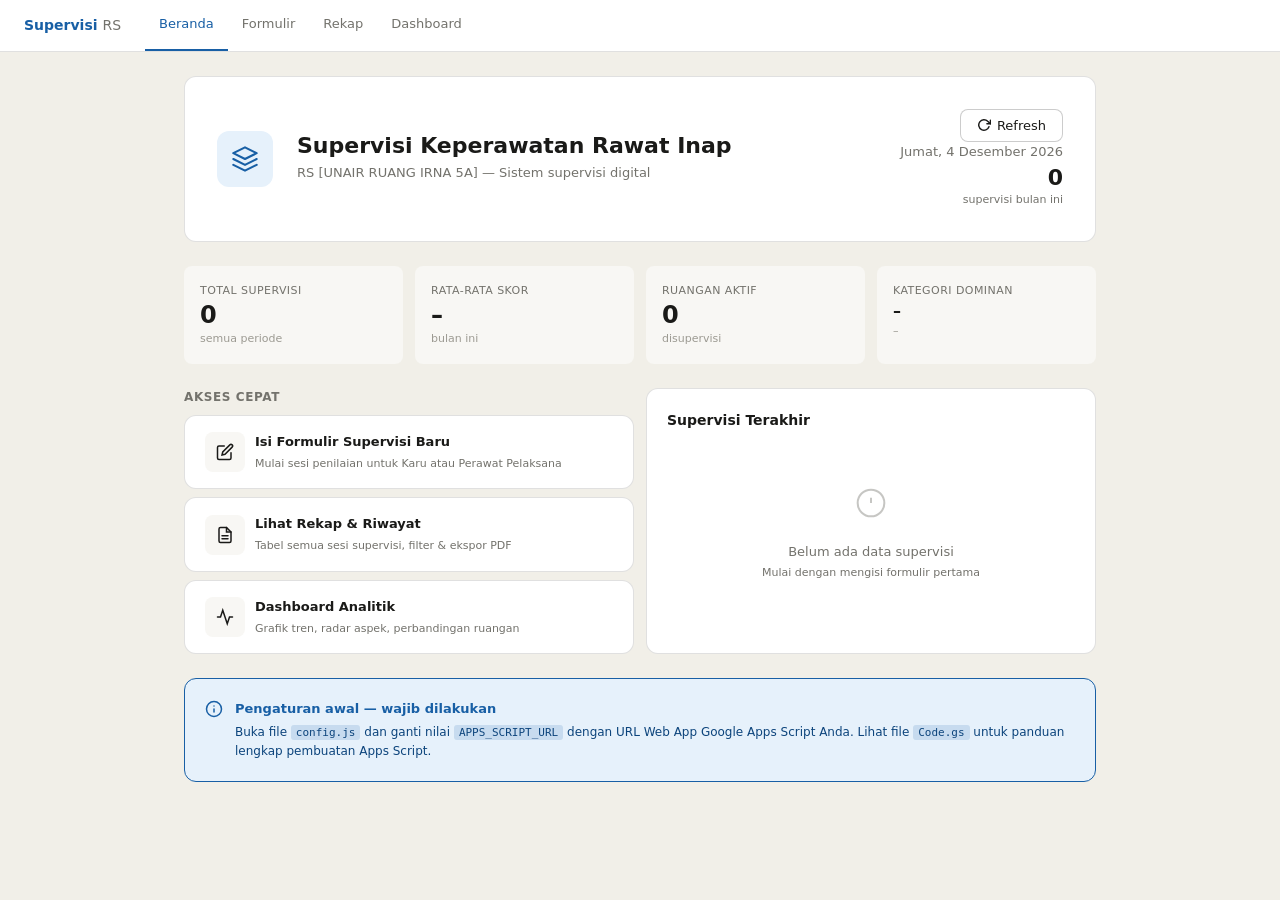
<file: index.html>
<!DOCTYPE html>
<html lang="id">
<head>
<meta charset="UTF-8">
<meta name="viewport" content="width=device-width,initial-scale=1">
<title>Supervisi Keperawatan RS</title>
<link rel="stylesheet" href="style.css">
<style>
.hero{background:var(--bg);border:1px solid var(--border);border-radius:var(--radius-lg);
  padding:2rem;margin-bottom:1.5rem;display:flex;align-items:center;gap:1.5rem}
.hero-icon{width:56px;height:56px;background:var(--blue-light);border-radius:var(--radius-lg);
  display:flex;align-items:center;justify-content:center;flex-shrink:0}
.hero h1{font-size:22px;font-weight:700;color:var(--text);line-height:1.2}
.hero p{font-size:13px;color:var(--text-sec);margin-top:4px}
.hero-right{margin-left:auto;text-align:right;flex-shrink:0}
.quick-btn{display:flex;align-items:center;gap:10px;padding:1rem 1.25rem;
  background:var(--bg);border:1px solid var(--border);border-radius:var(--radius-lg);
  text-decoration:none;color:var(--text);transition:all .15s;cursor:pointer}
.quick-btn:hover{border-color:var(--blue-mid);background:var(--blue-light)}
.quick-btn:hover .qb-icon{background:var(--blue);color:#fff}
.qb-icon{width:40px;height:40px;border-radius:var(--radius);background:var(--bg2);
  display:flex;align-items:center;justify-content:center;flex-shrink:0;transition:all .15s}
.qb-title{font-size:13px;font-weight:600;color:var(--text)}
.qb-sub{font-size:11px;color:var(--text-sec);margin-top:2px}
.recent-row{display:flex;align-items:center;gap:10px;padding:10px 0;
  border-bottom:1px solid var(--border)}
.recent-row:last-child{border-bottom:none}
.rr-avatar{width:32px;height:32px;border-radius:50%;background:var(--blue-light);
  display:flex;align-items:center;justify-content:center;font-size:11px;font-weight:600;
  color:var(--blue);flex-shrink:0}
.rr-name{font-size:13px;font-weight:500;color:var(--text)}
.rr-meta{font-size:11px;color:var(--text-sec);margin-top:1px}
.empty-state{text-align:center;padding:2.5rem 1rem;color:var(--text-sec)}
.empty-state svg{margin-bottom:.75rem;opacity:.4}
@media(max-width:768px){
  .hero{flex-direction:column;align-items:flex-start;padding:1.25rem;gap:1rem}
  .hero h1{font-size:18px}
  .hero-right{margin-left:0;text-align:left;display:flex;gap:12px;align-items:center;width:100%}
  .hero-right>div:last-child{font-size:10px}
  .qb-icon{width:36px;height:36px}
  .qb-title{font-size:12px}
  .qb-sub{font-size:10px}
  .quick-btn{padding:.75rem 1rem;gap:8px}
}
</style>
</head>
<body>
<nav>
  <div class="nav-brand">Supervisi <span>RS</span></div>
  <button class="nav-toggle" onclick="document.querySelector('.nav-links').classList.toggle('open')" aria-label="Menu">
    <svg width="22" height="22" viewBox="0 0 24 24" fill="none" stroke="currentColor" stroke-width="2" stroke-linecap="round"><line x1="3" y1="6" x2="21" y2="6"/><line x1="3" y1="12" x2="21" y2="12"/><line x1="3" y1="18" x2="21" y2="18"/></svg>
  </button>
  <div class="nav-links">
    <a href="index.html" class="active" onclick="document.querySelector('.nav-links').classList.remove('open')">Beranda</a>
    <a href="form.html" onclick="document.querySelector('.nav-links').classList.remove('open')">Formulir</a>
    <a href="rekap.html" onclick="document.querySelector('.nav-links').classList.remove('open')">Rekap</a>
    <a href="dashboard.html" onclick="document.querySelector('.nav-links').classList.remove('open')">Dashboard</a>
  </div>
</nav>

<div class="container">
  <div class="hero">
    <div class="hero-icon">
      <svg width="28" height="28" viewBox="0 0 24 24" fill="none" stroke="#185FA5" stroke-width="1.8" stroke-linecap="round" stroke-linejoin="round">
        <path d="M12 2L2 7l10 5 10-5-10-5z"/><path d="M2 17l10 5 10-5"/><path d="M2 12l10 5 10-5"/>
      </svg>
    </div>
    <div>
      <h1 id="rs-name">Supervisi Keperawatan Rawat Inap</h1>
      <p id="rs-sub">Sistem pencatatan & pelaporan supervisi berbasis Google Sheets</p>
    </div>
    <div class="hero-right">
      <button class="refresh-btn" onclick="refreshPage()" title="Refresh data">
        <svg width="14" height="14" viewBox="0 0 24 24" fill="none" stroke="currentColor" stroke-width="2.5" stroke-linecap="round"><polyline points="23 4 23 10 17 10"/><path d="M20.49 15a9 9 0 11-2.12-9.36L23 10"/></svg>
        Refresh
      </button>
      <div style="text-align:right">
        <div id="today-date" style="font-size:13px;color:var(--text-sec)"></div>
        <div id="stat-bulan" style="font-size:22px;font-weight:700;color:var(--text);line-height:1.2;margin-top:2px">–</div>
        <div style="font-size:11px;color:var(--text-sec)">supervisi bulan ini</div>
      </div>
    </div>
  </div>

  <div id="toast-area"></div>

  <div class="grid-4" style="margin-bottom:1.5rem" id="stat-cards">
    <div class="stat-card">
      <div class="stat-label">Total Supervisi</div>
      <div class="stat-value" id="s-total">–</div>
      <div class="stat-sub">semua periode</div>
    </div>
    <div class="stat-card">
      <div class="stat-label">Rata-rata Skor</div>
      <div class="stat-value" id="s-rata">–</div>
      <div class="stat-sub">bulan ini</div>
    </div>
    <div class="stat-card">
      <div class="stat-label">Ruangan Aktif</div>
      <div class="stat-value" id="s-ruangan">–</div>
      <div class="stat-sub">disupervisi</div>
    </div>
    <div class="stat-card">
      <div class="stat-label">Kategori Dominan</div>
      <div class="stat-value" id="s-kategori" style="font-size:16px">–</div>
      <div class="stat-sub" id="s-kategori-sub">–</div>
    </div>
  </div>

  <div class="grid-2" style="margin-bottom:1.5rem">
    <div>
      <div style="font-size:12px;font-weight:600;color:var(--text-sec);margin-bottom:8px;text-transform:uppercase;letter-spacing:.05em">Akses Cepat</div>
      <div style="display:flex;flex-direction:column;gap:8px">
        <a href="form.html" class="quick-btn">
          <div class="qb-icon">
            <svg width="18" height="18" viewBox="0 0 24 24" fill="none" stroke="currentColor" stroke-width="2" stroke-linecap="round">
              <path d="M11 4H4a2 2 0 00-2 2v14a2 2 0 002 2h14a2 2 0 002-2v-7"/><path d="M18.5 2.5a2.121 2.121 0 013 3L12 15l-4 1 1-4 9.5-9.5z"/>
            </svg>
          </div>
          <div>
            <div class="qb-title">Isi Formulir Supervisi Baru</div>
            <div class="qb-sub">Mulai sesi penilaian untuk Karu atau Perawat Pelaksana</div>
          </div>
        </a>
        <a href="rekap.html" class="quick-btn">
          <div class="qb-icon">
            <svg width="18" height="18" viewBox="0 0 24 24" fill="none" stroke="currentColor" stroke-width="2" stroke-linecap="round">
              <path d="M14 2H6a2 2 0 00-2 2v16a2 2 0 002 2h12a2 2 0 002-2V8z"/><polyline points="14 2 14 8 20 8"/><line x1="16" y1="13" x2="8" y2="13"/><line x1="16" y1="17" x2="8" y2="17"/>
            </svg>
          </div>
          <div>
            <div class="qb-title">Lihat Rekap & Riwayat</div>
            <div class="qb-sub">Tabel semua sesi supervisi, filter & ekspor PDF</div>
          </div>
        </a>
        <a href="dashboard.html" class="quick-btn">
          <div class="qb-icon">
            <svg width="18" height="18" viewBox="0 0 24 24" fill="none" stroke="currentColor" stroke-width="2" stroke-linecap="round">
              <polyline points="22 12 18 12 15 21 9 3 6 12 2 12"/>
            </svg>
          </div>
          <div>
            <div class="qb-title">Dashboard Analitik</div>
            <div class="qb-sub">Grafik tren, radar aspek, perbandingan ruangan</div>
          </div>
        </a>
      </div>
    </div>

    <div class="card">
      <div class="card-title">Supervisi Terakhir</div>
      <div id="recent-list">
        <div class="empty-state" id="empty-recent">
          <svg width="32" height="32" viewBox="0 0 24 24" fill="none" stroke="currentColor" stroke-width="1.5"><circle cx="12" cy="12" r="10"/><line x1="12" y1="8" x2="12" y2="12"/><line x1="12" y1="16" x2="12.01" y2="16"/></svg>
          <div style="font-size:13px;margin-top:4px">Belum ada data supervisi</div>
          <div style="font-size:11px;margin-top:2px">Mulai dengan mengisi formulir pertama</div>
        </div>
      </div>
    </div>
  </div>

  <div class="card" style="background:var(--blue-light);border-color:var(--blue)">
    <div style="display:flex;align-items:flex-start;gap:12px">
      <svg width="18" height="18" viewBox="0 0 24 24" fill="none" stroke="#185FA5" stroke-width="2" stroke-linecap="round" style="flex-shrink:0;margin-top:1px"><circle cx="12" cy="12" r="10"/><line x1="12" y1="16" x2="12" y2="12"/><line x1="12" y1="8" x2="12.01" y2="8"/></svg>
      <div>
        <div style="font-size:13px;font-weight:600;color:var(--blue);margin-bottom:3px">Pengaturan awal — wajib dilakukan</div>
        <div style="font-size:12px;color:#0C447C;line-height:1.6">
          Buka file <code style="background:rgba(24,95,165,.15);padding:1px 5px;border-radius:3px;font-size:11px">config.js</code> 
          dan ganti nilai <code style="background:rgba(24,95,165,.15);padding:1px 5px;border-radius:3px;font-size:11px">APPS_SCRIPT_URL</code> 
          dengan URL Web App Google Apps Script Anda. Lihat file <code style="background:rgba(24,95,165,.15);padding:1px 5px;border-radius:3px;font-size:11px">Code.gs</code> 
          untuk panduan lengkap pembuatan Apps Script.
        </div>
      </div>
    </div>
  </div>
</div>

<script src="config.js"></script>
<script>
document.getElementById('rs-name').textContent = CONFIG.APP_NAME;
document.getElementById('rs-sub').textContent = CONFIG.RS_NAME + ' — Sistem supervisi digital';

const now = new Date();
document.getElementById('today-date').textContent = now.toLocaleDateString('id-ID',{weekday:'long',day:'numeric',month:'long',year:'numeric'});

function loadStats() {
  const data = ambilLokal();
  const bulanIni = now.getMonth();
  const tahunIni = now.getFullYear();
  const dataBulan = data.filter(d => {
    const t = new Date(d.tanggal);
    return t.getMonth() === bulanIni && t.getFullYear() === tahunIni;
  });

  document.getElementById('s-total').textContent = data.length;
  document.getElementById('stat-bulan').textContent = dataBulan.length;

  if (dataBulan.length) {
    const avg = Math.round(dataBulan.reduce((a,b) => a + b.skor_total, 0) / dataBulan.length);
    document.getElementById('s-rata').textContent = avg + '%';
    const kat = getKategori(avg);
    document.getElementById('s-kategori').textContent = kat.label;
  }

  const ruangan = [...new Set(data.map(d => d.ruangan))];
  document.getElementById('s-ruangan').textContent = ruangan.length;

  const cats = {};
  data.forEach(d => { cats[d.kategori] = (cats[d.kategori]||0)+1; });
  const dom = Object.entries(cats).sort((a,b)=>b[1]-a[1])[0];
  if (dom) {
    document.getElementById('s-kategori').textContent = dom[0];
    document.getElementById('s-kategori-sub').textContent = dom[1] + ' sesi';
  }

  const list = document.getElementById('recent-list');
  const recent = data.slice(0, 5);
  if (recent.length) {
    document.getElementById('empty-recent')?.remove();
    list.innerHTML = recent.map(d => {
      const inisial = d.nama_perawat.split(' ').slice(1,3).map(w=>w[0]).join('').toUpperCase().slice(0,2);
      const kat = getKategori(d.skor_total);
      var jenisLabel = (d.jenis_supervisi || '').replace('Supervisi ', '') || d.shift;
      return `<div class="recent-row">
        <div class="rr-avatar">${inisial}</div>
        <div style="flex:1">
          <div class="rr-name">${d.nama_perawat}</div>
          <div class="rr-meta">${d.ruangan} · ${formatTanggal(d.tanggal)}</div>
          <div class="rr-meta" style="font-size:10px;color:var(--blue)">${jenisLabel}</div>
        </div>
        <span class="badge ${kat.cls}">${d.skor_total}%</span>
      </div>`;
    }).join('');
  }

  // Coba fetch dari Sheets jika URL sudah diset
  if (CONFIG.APPS_SCRIPT_URL.includes('GANTI')) return;
  fetch(CONFIG.APPS_SCRIPT_URL + '?action=getStats')
    .then(r => r.json())
    .then(res => {
      if (res.total !== undefined) document.getElementById('s-total').textContent = res.total;
    }).catch(() => {});
}

function refreshPage() {
  const btn = document.querySelector('.refresh-btn');
  btn.classList.add('spinning');
  loadStats();
  setTimeout(() => btn.classList.remove('spinning'), 800);
}

loadStats();
</script>
</body>
</html>
</file>
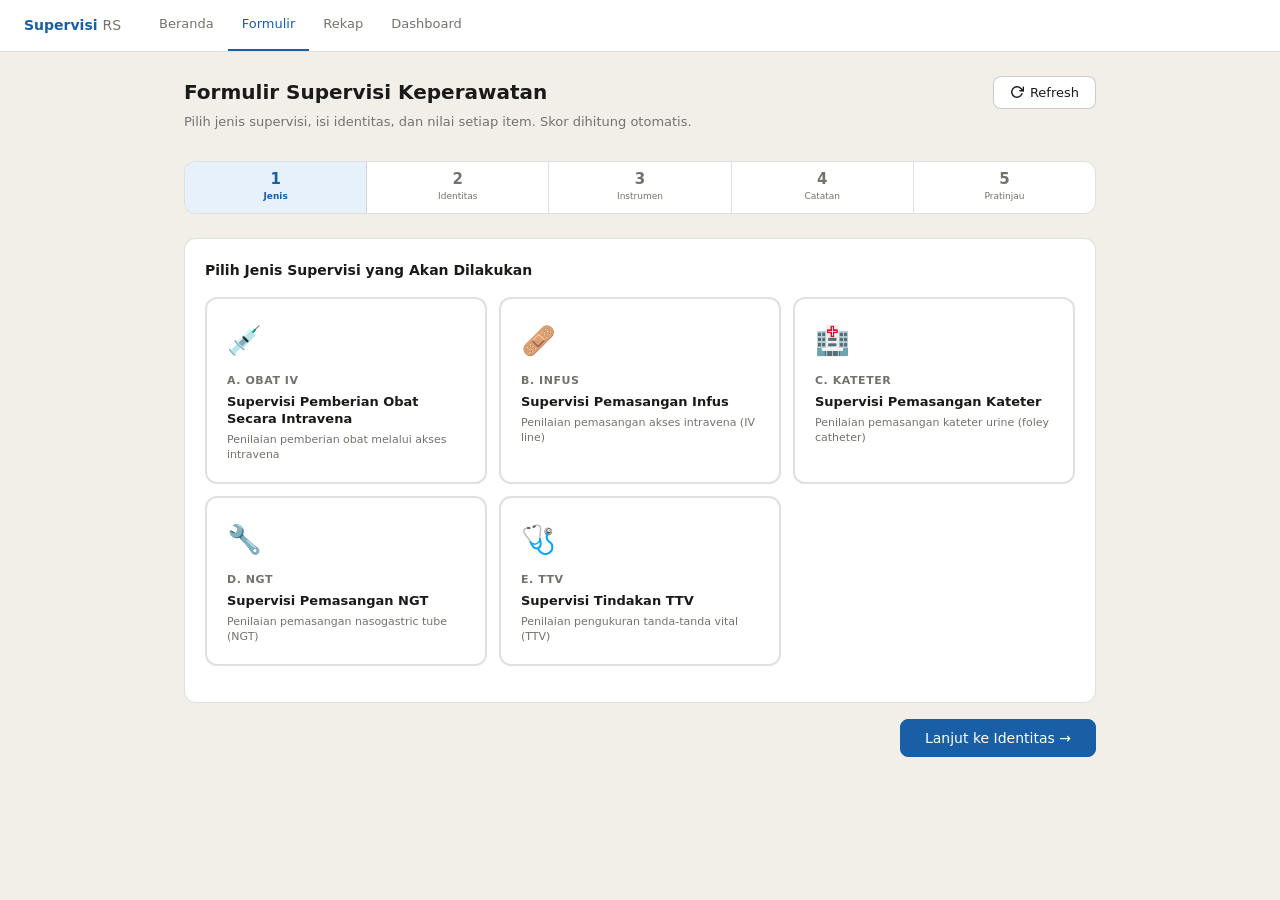
<file: form.html>
<!DOCTYPE html>
<html lang="id">
<head>
<meta charset="UTF-8">
<meta name="viewport" content="width=device-width,initial-scale=1">
<title>Formulir Supervisi</title>
<link rel="stylesheet" href="style.css">
<style>
.form-header{background:var(--bg);border:1px solid var(--border);border-radius:var(--radius-lg);
  padding:1.25rem;margin-bottom:1.25rem}
.step-bar{display:flex;gap:0;margin-bottom:1.5rem;background:var(--bg);
  border:1px solid var(--border);border-radius:var(--radius-lg);overflow:hidden}
.step{flex:1;padding:10px 6px;text-align:center;font-size:11px;color:var(--text-sec);
  border-right:1px solid var(--border);cursor:pointer;transition:background .15s}
.step:last-child{border-right:none}
.step.active{background:var(--blue-light);color:var(--blue);font-weight:600}
.step.done{background:var(--green-light);color:var(--green)}
.step-num{display:block;font-size:15px;font-weight:700;line-height:1}
.step-lbl{display:block;font-size:9px;margin-top:2px}
.pane{display:none}
.pane.active{display:block}
.skor-summary{display:grid;grid-template-columns:repeat(3,minmax(0,1fr));gap:8px;margin:1rem 0}
.skor-box{background:var(--bg2);border-radius:var(--radius);padding:8px 10px}
.skor-box-lbl{font-size:10px;color:var(--text-sec);font-weight:500;text-transform:uppercase;letter-spacing:.04em}
.skor-box-val{font-size:20px;font-weight:700;color:var(--text);margin-top:2px;line-height:1}
.skor-box-max{font-size:10px;color:var(--text-hint)}
.total-box{background:var(--blue-light);border:1.5px solid var(--blue-mid);border-radius:var(--radius-lg);
  padding:1.25rem;display:flex;align-items:center;justify-content:space-between;margin:1rem 0}
.total-val{font-size:36px;font-weight:800;color:var(--blue)}
.total-meta{font-size:13px;color:var(--blue)}
.success-screen{text-align:center;padding:2.5rem 1rem}
.success-icon{width:64px;height:64px;background:var(--green-light);border-radius:50%;
  display:flex;align-items:center;justify-content:center;margin:0 auto 1rem}
.selected-jenis-badge{display:inline-flex;align-items:center;gap:6px;padding:6px 12px;
  background:var(--blue-light);border:1px solid var(--blue-mid);border-radius:var(--radius);
  font-size:12px;font-weight:500;color:var(--blue);margin-bottom:1rem}
@media(max-width:768px){
  .step-bar{border-radius:var(--radius)}
  .step{padding:8px 4px;font-size:10px}
  .step-num{font-size:13px}
  .step-lbl{font-size:8px}
  .skor-summary{grid-template-columns:1fr 1fr 1fr}
  .skor-box-val{font-size:16px}
  .total-box{flex-direction:column;gap:8px;text-align:center;padding:1rem}
  .total-val{font-size:28px}
}
@media(max-width:480px){
  .skor-summary{grid-template-columns:1fr}
  .score-group{gap:4px}
}
</style>
</head>
<body>
<nav>
  <div class="nav-brand">Supervisi <span>RS</span></div>
  <button class="nav-toggle" onclick="document.querySelector('.nav-links').classList.toggle('open')" aria-label="Menu">
    <svg width="22" height="22" viewBox="0 0 24 24" fill="none" stroke="currentColor" stroke-width="2" stroke-linecap="round"><line x1="3" y1="6" x2="21" y2="6"/><line x1="3" y1="12" x2="21" y2="12"/><line x1="3" y1="18" x2="21" y2="18"/></svg>
  </button>
  <div class="nav-links">
    <a href="index.html" onclick="document.querySelector('.nav-links').classList.remove('open')">Beranda</a>
    <a href="form.html" class="active" onclick="document.querySelector('.nav-links').classList.remove('open')">Formulir</a>
    <a href="rekap.html" onclick="document.querySelector('.nav-links').classList.remove('open')">Rekap</a>
    <a href="dashboard.html" onclick="document.querySelector('.nav-links').classList.remove('open')">Dashboard</a>
  </div>
</nav>

<div class="container">
  <div class="page-header">
    <div>
      <div class="page-title">Formulir Supervisi Keperawatan</div>
      <div class="page-sub">Pilih jenis supervisi, isi identitas, dan nilai setiap item. Skor dihitung otomatis.</div>
    </div>
    <div class="page-header-actions">
      <button class="refresh-btn" onclick="refreshFormPage()" title="Refresh halaman">
        <svg width="14" height="14" viewBox="0 0 24 24" fill="none" stroke="currentColor" stroke-width="2.5" stroke-linecap="round"><polyline points="23 4 23 10 17 10"/><path d="M20.49 15a9 9 0 11-2.12-9.36L23 10"/></svg>
        Refresh
      </button>
    </div>
  </div>

  <div id="toast-area"></div>

  <!-- STEP BAR -->
  <div class="step-bar" id="step-bar">
    <div class="step active" onclick="goStep(0)"><span class="step-num">1</span><span class="step-lbl">Jenis</span></div>
    <div class="step" onclick="goStep(1)"><span class="step-num">2</span><span class="step-lbl">Identitas</span></div>
    <div class="step" onclick="goStep(2)"><span class="step-num">3</span><span class="step-lbl">Instrumen</span></div>
    <div class="step" onclick="goStep(3)"><span class="step-num">4</span><span class="step-lbl">Catatan</span></div>
    <div class="step" onclick="goStep(4)"><span class="step-num">5</span><span class="step-lbl">Pratinjau</span></div>
  </div>

  <!-- PANE 0: PILIH JENIS SUPERVISI -->
  <div class="pane active" id="pane-0">
    <div class="card">
      <div class="card-title">Pilih Jenis Supervisi yang Akan Dilakukan</div>
      <div class="supervisi-grid" id="jenis-grid"></div>
    </div>
    <div style="display:flex;justify-content:flex-end;margin-top:1rem">
      <button class="btn btn-primary btn-lg" onclick="nextStep(0)">Lanjut ke Identitas →</button>
    </div>
  </div>

  <!-- PANE 1: IDENTITAS -->
  <div class="pane" id="pane-1">
    <div class="card">
      <div class="card-title">Data Identitas Supervisi</div>
      <div id="selected-jenis-display"></div>
      <div class="grid-2">
        <div class="form-group">
          <label class="form-label">Nama Supervisor <span class="req">*</span></label>
          <input type="text" id="f-supervisor" placeholder="Nama lengkap supervisor" required>
        </div>
        <div class="form-group">
          <label class="form-label">Tanggal Supervisi <span class="req">*</span></label>
          <input type="date" id="f-tanggal" required>
        </div>
        <div class="form-group">
          <label class="form-label">Ruangan <span class="req">*</span></label>
          <select id="f-ruangan" required onchange="updateDropdownPerawat()">
            <option value="">— Pilih ruangan —</option>
          </select>
        </div>
        <div class="form-group">
          <label class="form-label">Shift Dinas <span class="req">*</span></label>
          <select id="f-shift" required>
            <option value="">— Pilih shift —</option>
            <option>Pagi (07.00–14.00)</option>
            <option>Siang (14.00–21.00)</option>
            <option>Malam (21.00–07.00)</option>
          </select>
        </div>
        <div class="form-group">
          <label class="form-label">Nama Perawat yang Disupervisi <span class="req">*</span></label>
          <select id="f-perawat" required onchange="updateJabatan()">
            <option value="">— Pilih ruangan dulu —</option>
          </select>
        </div>
        <div class="form-group">
          <label class="form-label">Jabatan</label>
          <input type="text" id="f-jabatan" readonly placeholder="Otomatis dari pilihan perawat" style="background:var(--bg2);color:var(--text-sec)">
        </div>
      </div>
    </div>
    <div style="display:flex;justify-content:space-between;margin-top:1rem">
      <button class="btn btn-secondary" onclick="goStep(0)">← Kembali</button>
      <button class="btn btn-primary btn-lg" onclick="nextStep(1)">Lanjut ke Instrumen →</button>
    </div>
  </div>

  <!-- PANE 2: INSTRUMEN -->
  <div class="pane" id="pane-2">
    <div id="instrumen-container"></div>
    <div class="skor-summary" id="skor-summary">
      <div class="skor-box"><div class="skor-box-lbl">Persiapan</div><div class="skor-box-val" id="s-persiapan">–</div><div class="skor-box-max">dari 100</div></div>
      <div class="skor-box"><div class="skor-box-lbl">Pelaksanaan</div><div class="skor-box-val" id="s-pelaksanaan">–</div><div class="skor-box-max">dari 100</div></div>
      <div class="skor-box"><div class="skor-box-lbl">Dokumentasi</div><div class="skor-box-val" id="s-dokumentasi">–</div><div class="skor-box-max">dari 100</div></div>
    </div>
    <div style="display:flex;justify-content:space-between;margin-top:1rem">
      <button class="btn btn-secondary" onclick="goStep(1)">← Kembali</button>
      <button class="btn btn-primary btn-lg" onclick="nextStep(2)">Lanjut ke Catatan →</button>
    </div>
  </div>

  <!-- PANE 3: CATATAN -->
  <div class="pane" id="pane-3">
    <div class="card">
      <div class="card-title">Catatan &amp; Rekomendasi Supervisor</div>
      <div class="form-group">
        <label class="form-label">Temuan &amp; Catatan Supervisi</label>
        <textarea id="f-catatan" rows="5" placeholder="Tuliskan temuan observasi, hal yang sudah baik, dan area yang perlu perbaikan..."></textarea>
      </div>
      <div class="form-group">
        <label class="form-label">Rekomendasi Tindak Lanjut</label>
        <textarea id="f-rekomendasi" rows="4" placeholder="Rencana pembinaan, pelatihan yang disarankan, atau tindakan perbaikan spesifik..."></textarea>
      </div>
      <div class="form-group">
        <label class="form-label">Target Perbaikan (deadline)</label>
        <input type="date" id="f-target">
      </div>
    </div>
    <div style="display:flex;justify-content:space-between;margin-top:1rem">
      <button class="btn btn-secondary" onclick="goStep(2)">← Kembali</button>
      <button class="btn btn-primary btn-lg" onclick="nextStep(3)">Lanjut ke Pratinjau →</button>
    </div>
  </div>

  <!-- PANE 4: PRATINJAU -->
  <div class="pane" id="pane-4">
    <div class="card" id="preview-card">
      <div class="card-title">Pratinjau — periksa sebelum menyimpan</div>
      <div id="preview-content"></div>
    </div>
    <div style="display:flex;justify-content:space-between;margin-top:1rem;gap:10px">
      <button class="btn btn-secondary" onclick="goStep(3)">← Kembali Edit</button>
      <button class="btn btn-success btn-lg" id="btn-submit" onclick="submitForm()">
        <svg width="16" height="16" viewBox="0 0 24 24" fill="none" stroke="currentColor" stroke-width="2.5" stroke-linecap="round"><polyline points="20 6 9 17 4 12"/></svg>
        Simpan &amp; Kirim ke Google Sheets
      </button>
    </div>
  </div>

  <!-- PANE 5: SUKSES -->
  <div class="pane" id="pane-5">
    <div class="card">
      <div class="success-screen">
        <div class="success-icon">
          <svg width="32" height="32" viewBox="0 0 24 24" fill="none" stroke="#3B6D11" stroke-width="2.5" stroke-linecap="round"><polyline points="20 6 9 17 4 12"/></svg>
        </div>
        <div style="font-size:20px;font-weight:700;color:var(--text);margin-bottom:8px">Data Berhasil Disimpan!</div>
        <div style="font-size:13px;color:var(--text-sec);margin-bottom:1.5rem" id="success-msg">Data supervisi telah dikirim ke Google Sheets.</div>
        <div style="display:flex;gap:10px;justify-content:center;flex-wrap:wrap">
          <button class="btn btn-primary" onclick="resetForm()">Isi Formulir Baru</button>
          <a href="rekap.html" class="btn btn-secondary">Lihat Rekap Data</a>
          <a href="dashboard.html" class="btn btn-secondary">Buka Dashboard</a>
        </div>
      </div>
    </div>
  </div>
</div>

<script src="config.js"></script>
<script>
let selectedJenis = null;
let jabatan = '';
let scores = {};
let currentStep = 0;

// Init
document.getElementById('f-tanggal').value = new Date().toISOString().split('T')[0];

// Populate ruangan dropdown
const selRuangan = document.getElementById('f-ruangan');
MASTER.ruangan.forEach(r => {
  const opt = document.createElement('option');
  opt.value = opt.textContent = r;
  selRuangan.appendChild(opt);
});

// Populate jenis supervisi cards
const jenisGrid = document.getElementById('jenis-grid');
JENIS_SUPERVISI.forEach(js => {
  const card = document.createElement('div');
  card.className = 'supervisi-card';
  card.dataset.id = js.id;
  card.onclick = function() { selectJenis(js.id); };
  card.innerHTML = `
    <div class="check-mark">✓</div>
    <div class="supervisi-card-icon">${js.icon}</div>
    <div class="supervisi-card-kode">${js.kode}. ${js.id.replace(/_/g,' ')}</div>
    <div class="supervisi-card-title">${js.judul}</div>
    <div class="supervisi-card-desc">${js.deskripsi}</div>`;
  jenisGrid.appendChild(card);
});

function selectJenis(id) {
  selectedJenis = JENIS_SUPERVISI.find(j => j.id === id);
  document.querySelectorAll('.supervisi-card').forEach(c => {
    c.classList.toggle('selected', c.dataset.id === id);
  });
}

function updateDropdownPerawat() {
  const ruangan = document.getElementById('f-ruangan').value;
  const sel = document.getElementById('f-perawat');
  sel.innerHTML = '<option value="">— Pilih perawat —</option>';
  document.getElementById('f-jabatan').value = '';
  jabatan = '';
  if (!ruangan) return;
  MASTER.staf.filter(s => s.ruangan === ruangan).forEach(s => {
    const opt = document.createElement('option');
    opt.value = s.nama;
    opt.textContent = s.nama + ' (' + s.jabatan + ')';
    opt.dataset.jabatan = s.jabatan;
    sel.appendChild(opt);
  });
}

function updateJabatan() {
  const sel = document.getElementById('f-perawat');
  const opt = sel.options[sel.selectedIndex];
  jabatan = opt?.dataset?.jabatan || '';
  document.getElementById('f-jabatan').value = jabatan;
}

function buildInstrumen() {
  if (!selectedJenis) return;
  scores = {};

  const container = document.getElementById('instrumen-container');
  container.innerHTML = '';

  selectedJenis.sections.forEach(sec => {
    scores[sec.id] = new Array(sec.items.length).fill(0);

    const secDiv = document.createElement('div');
    secDiv.style.marginBottom = '1rem';

    const head = document.createElement('div');
    head.className = 'section-head';
    head.innerHTML = '<span class="section-title">' + sec.judul + ' (Bobot: ' + sec.bobot + '%)</span>' +
      '<span class="section-score" id="ss-' + sec.id + '" style="color:var(--text-sec)">– / 100</span>';

    const body = document.createElement('div');
    body.className = 'section-body';

    if (sec.groups) {
      let globalIdx = 0;
      sec.groups.forEach(function(group) {
        var groupLabel = document.createElement('div');
        groupLabel.className = 'group-label';
        groupLabel.textContent = group.label;
        body.appendChild(groupLabel);

        for (var i = 0; i < group.count; i++) {
          var row = createItemRow(sec.id, globalIdx, globalIdx + 1, sec.items[globalIdx]);
          body.appendChild(row);
          globalIdx++;
        }
      });
    } else {
      sec.items.forEach(function(item, i) {
        var row = createItemRow(sec.id, i, i + 1, item);
        body.appendChild(row);
      });
    }

    secDiv.appendChild(head);
    secDiv.appendChild(body);
    container.appendChild(secDiv);
  });
  updateSkorSummary();
}

function createItemRow(secId, scoreIdx, displayNum, itemText) {
  var row = document.createElement('div');
  row.className = 'item-row';
  row.innerHTML =
    '<span class="item-num">' + displayNum + '.</span>' +
    '<span class="item-text">' + itemText + '</span>' +
    '<div class="score-group" id="sg-' + secId + '-' + scoreIdx + '">' +
      [1,2,3,4].map(function(v) {
        return '<button class="score-btn" data-v="' + v + '" onclick="setScore(\'' + secId + '\',' + scoreIdx + ',' + v + ')">' + v + '</button>';
      }).join('') +
    '</div>';
  return row;
}

function setScore(secId, idx, val) {
  scores[secId][idx] = val;
  var sg = document.getElementById('sg-' + secId + '-' + idx);
  sg.querySelectorAll('.score-btn').forEach(function(btn) {
    var v = parseInt(btn.dataset.v);
    btn.className = 'score-btn' + (v === val ? ' sel-' + v : '');
  });
  updateSkorSection(secId);
  updateSkorSummary();
}

function updateSkorSection(secId) {
  var s = scores[secId];
  var pct = hitungSkorAspek(s);
  var el = document.getElementById('ss-' + secId);
  if (el) {
    el.textContent = pct + ' / 100';
    el.style.color = pct >= 86 ? 'var(--green)' : pct >= 71 ? 'var(--blue)' : pct >= 56 ? 'var(--amber)' : 'var(--red)';
  }
}

function updateSkorSummary() {
  if (!selectedJenis) return;
  var labels = ['persiapan', 'pelaksanaan', 'dokumentasi'];
  selectedJenis.sections.forEach(function(sec, i) {
    var pct = hitungSkorAspek(scores[sec.id] || []);
    var el = document.getElementById('s-' + labels[i]);
    if (el) el.textContent = pct > 0 ? pct + '%' : '–';
  });
}

// STEP NAVIGATION
function goStep(n) {
  document.querySelectorAll('.pane').forEach(function(p, i) { p.classList.toggle('active', i === n); });
  document.querySelectorAll('.step').forEach(function(s, i) {
    s.classList.remove('active', 'done');
    if (i === n) s.classList.add('active');
    else if (i < n) s.classList.add('done');
  });
  currentStep = n;
  if (n === 2) buildInstrumen();
  if (n === 4) buildPreview();
}

function nextStep(current) {
  if (current === 0) {
    if (!selectedJenis) {
      showToast('Harap pilih salah satu jenis supervisi.', 'error');
      return;
    }
  }
  if (current === 1) {
    var req = ['f-supervisor', 'f-tanggal', 'f-ruangan', 'f-shift', 'f-perawat'];
    for (var k = 0; k < req.length; k++) {
      if (!document.getElementById(req[k]).value) {
        showToast('Harap lengkapi semua data identitas yang wajib diisi.', 'error');
        document.getElementById(req[k]).focus();
        return;
      }
    }
  }
  if (current === 2) {
    if (!selectedJenis) { showToast('Pilih jenis supervisi terlebih dahulu.', 'error'); goStep(0); return; }
    var allFilled = selectedJenis.sections.every(function(sec) {
      return scores[sec.id] && scores[sec.id].every(function(v) { return v > 0; });
    });
    if (!allFilled) { showToast('Harap isi semua item penilaian sebelum melanjutkan.', 'error'); return; }
  }
  goStep(current + 1);
}

function buildPreview() {
  if (!selectedJenis) return;
  var skor_aspek = selectedJenis.sections.map(function(sec) { return hitungSkorAspek(scores[sec.id]); });
  var bobot = selectedJenis.sections.map(function(s) { return s.bobot; });
  var total = hitungSkorTotal(skor_aspek, bobot);
  var kat = getKategori(total);

  // Update display
  var displayEl = document.getElementById('selected-jenis-display');
  if (displayEl) {
    displayEl.innerHTML = '<div class="selected-jenis-badge">' + selectedJenis.icon + ' ' + selectedJenis.judul + '</div>';
  }

  var pc = document.getElementById('preview-content');
  pc.innerHTML =
    '<div class="selected-jenis-badge" style="margin-bottom:1rem">' + selectedJenis.icon + ' ' + selectedJenis.judul + '</div>' +
    '<div class="grid-2" style="margin-bottom:1rem">' +
      '<div><div style="font-size:11px;color:var(--text-sec);text-transform:uppercase;letter-spacing:.05em">Supervisor</div>' +
        '<div style="font-size:14px;font-weight:500;margin-top:2px">' + document.getElementById('f-supervisor').value + '</div></div>' +
      '<div><div style="font-size:11px;color:var(--text-sec);text-transform:uppercase;letter-spacing:.05em">Tanggal / Shift</div>' +
        '<div style="font-size:14px;font-weight:500;margin-top:2px">' + formatTanggal(document.getElementById('f-tanggal').value) + ' · ' + document.getElementById('f-shift').value + '</div></div>' +
      '<div><div style="font-size:11px;color:var(--text-sec);text-transform:uppercase;letter-spacing:.05em">Ruangan</div>' +
        '<div style="font-size:14px;font-weight:500;margin-top:2px">' + document.getElementById('f-ruangan').value + '</div></div>' +
      '<div><div style="font-size:11px;color:var(--text-sec);text-transform:uppercase;letter-spacing:.05em">Perawat / Jabatan</div>' +
        '<div style="font-size:14px;font-weight:500;margin-top:2px">' + document.getElementById('f-perawat').value + '</div>' +
        '<div style="font-size:11px;color:var(--text-sec)">' + jabatan + '</div></div>' +
    '</div>' +
    '<div class="total-box">' +
      '<div><div style="font-size:13px;color:var(--blue);font-weight:500">Skor Total</div>' +
        '<div class="total-val">' + total + '%</div></div>' +
      '<span class="badge ' + kat.cls + '" style="font-size:14px;padding:6px 14px">' + kat.label + '</span>' +
    '</div>' +
    '<div class="skor-summary">' +
      selectedJenis.sections.map(function(sec, i) {
        return '<div class="skor-box"><div class="skor-box-lbl">' + sec.judul + '</div>' +
          '<div class="skor-box-val" style="font-size:18px">' + skor_aspek[i] + '%</div>' +
          '<div class="skor-box-max">' + sec.bobot + '% bobot</div></div>';
      }).join('') +
    '</div>' +
    (document.getElementById('f-catatan').value ?
    '<div style="margin-bottom:8px"><div style="font-size:11px;color:var(--text-sec);text-transform:uppercase;letter-spacing:.05em;margin-bottom:4px">Catatan</div>' +
      '<div style="font-size:13px;color:var(--text);line-height:1.6;background:var(--bg2);padding:10px;border-radius:var(--radius)">' + document.getElementById('f-catatan').value + '</div></div>' : '') +
    (document.getElementById('f-rekomendasi').value ?
    '<div><div style="font-size:11px;color:var(--text-sec);text-transform:uppercase;letter-spacing:.05em;margin-bottom:4px">Rekomendasi Tindak Lanjut</div>' +
      '<div style="font-size:13px;color:var(--text);line-height:1.6;background:var(--bg2);padding:10px;border-radius:var(--radius)">' + document.getElementById('f-rekomendasi').value + '</div></div>' : '');
}

async function submitForm() {
  var btn = document.getElementById('btn-submit');
  btn.disabled = true;
  btn.innerHTML = '<span class="loading"></span> Menyimpan...';

  var skor_aspek = selectedJenis.sections.map(function(sec) { return hitungSkorAspek(scores[sec.id]); });
  var bobot = selectedJenis.sections.map(function(s) { return s.bobot; });
  var total = hitungSkorTotal(skor_aspek, bobot);
  var kat = getKategori(total);

  var payload = {
    supervisor: document.getElementById('f-supervisor').value,
    tanggal: document.getElementById('f-tanggal').value,
    ruangan: document.getElementById('f-ruangan').value,
    shift: document.getElementById('f-shift').value,
    nama_perawat: document.getElementById('f-perawat').value,
    jabatan: jabatan,
    jenis_supervisi: selectedJenis.judul,
    skor_persiapan: skor_aspek[0],
    skor_pelaksanaan: skor_aspek[1],
    skor_dokumentasi: skor_aspek[2],
    skor_total: total,
    kategori: kat.label,
    catatan: document.getElementById('f-catatan').value,
    rekomendasi: document.getElementById('f-rekomendasi').value,
    target_perbaikan: document.getElementById('f-target').value,
    detail_scores: JSON.stringify(scores),
    status_perbaikan: 'Belum Diperbaiki'
  };

  simpanLokal(payload);

  var berhasil = false;
  if (CONFIG.APPS_SCRIPT_URL && !CONFIG.APPS_SCRIPT_URL.includes('GANTI')) {
    try {
      berhasil = await kirimViaForm(payload);
    } catch (e) {
      console.error('Gagal kirim ke Sheets:', e);
      berhasil = false;
    }
  }

  document.getElementById('success-msg').textContent = berhasil
    ? 'Data berhasil dikirim ke Google Sheets. Skor: ' + total + '% (' + kat.label + ')'
    : 'Data disimpan secara lokal (offline). Skor: ' + total + '% (' + kat.label + ')';

  btn.disabled = false;
  btn.innerHTML = '<svg width="16" height="16" viewBox="0 0 24 24" fill="none" stroke="currentColor" stroke-width="2.5" stroke-linecap="round"><polyline points="20 6 9 17 4 12"/></svg> Simpan &amp; Kirim ke Google Sheets';

  goStep(5);
  document.getElementById('step-bar').style.display = 'none';
}

function kirimViaForm(payload) {
  return new Promise(function(resolve) {
    var url = CONFIG.APPS_SCRIPT_URL + '?action=saveData&data=' + encodeURIComponent(JSON.stringify(payload));
    fetch(url, { redirect: 'follow' })
      .then(function(resp) {
        if (!resp.ok) throw new Error('Response not ok: ' + resp.status);
        return resp.json();
      })
      .then(function(result) {
        resolve(result.status === 'ok');
      })
      .catch(function(err) {
        console.warn('Fetch GET gagal, mencoba via iframe...', err);
        kirimViaIframe(payload).then(resolve).catch(function() { resolve(false); });
      });
  });
}

function kirimViaIframe(payload) {
  return new Promise(function(resolve) {
    var iframeName = 'submit_frame_' + Date.now();
    var iframe = document.createElement('iframe');
    iframe.name = iframeName;
    iframe.style.display = 'none';
    document.body.appendChild(iframe);

    var form = document.createElement('form');
    form.method = 'POST';
    form.action = CONFIG.APPS_SCRIPT_URL;
    form.target = iframeName;
    form.style.display = 'none';

    var input = document.createElement('input');
    input.type = 'hidden';
    input.name = 'payload';
    input.value = JSON.stringify(payload);
    form.appendChild(input);
    document.body.appendChild(form);

    var timeout = setTimeout(function() { cleanup(); resolve(true); }, 5000);
    iframe.onload = function() { clearTimeout(timeout); cleanup(); resolve(true); };
    iframe.onerror = function() { clearTimeout(timeout); cleanup(); resolve(false); };

    function cleanup() {
      try { document.body.removeChild(form); } catch(e) {}
      try { document.body.removeChild(iframe); } catch(e) {}
    }
    form.submit();
  });
}

function resetForm() {
  document.getElementById('step-bar').style.display = '';
  document.getElementById('f-supervisor').value = '';
  document.getElementById('f-tanggal').value = new Date().toISOString().split('T')[0];
  document.getElementById('f-ruangan').value = '';
  document.getElementById('f-shift').value = '';
  document.getElementById('f-perawat').innerHTML = '<option value="">— Pilih ruangan dulu —</option>';
  document.getElementById('f-jabatan').value = '';
  document.getElementById('f-catatan').value = '';
  document.getElementById('f-rekomendasi').value = '';
  document.getElementById('f-target').value = '';
  document.getElementById('instrumen-container').innerHTML = '';
  document.getElementById('selected-jenis-display').innerHTML = '';
  jabatan = '';
  scores = {};
  selectedJenis = null;
  document.querySelectorAll('.supervisi-card').forEach(function(c) { c.classList.remove('selected'); });
  goStep(0);
}

function showToast(msg, type) {
  type = type || 'info';
  var area = document.getElementById('toast-area');
  area.innerHTML = '<div class="toast toast-' + type + ' show">' + msg + '</div>';
  setTimeout(function() { area.innerHTML = ''; }, 4000);
}

function refreshFormPage() {
  var btn = document.querySelector('.refresh-btn');
  btn.classList.add('spinning');
  setTimeout(function() { btn.classList.remove('spinning'); location.reload(); }, 400);
}
</script>
</body>
</html>
</file>
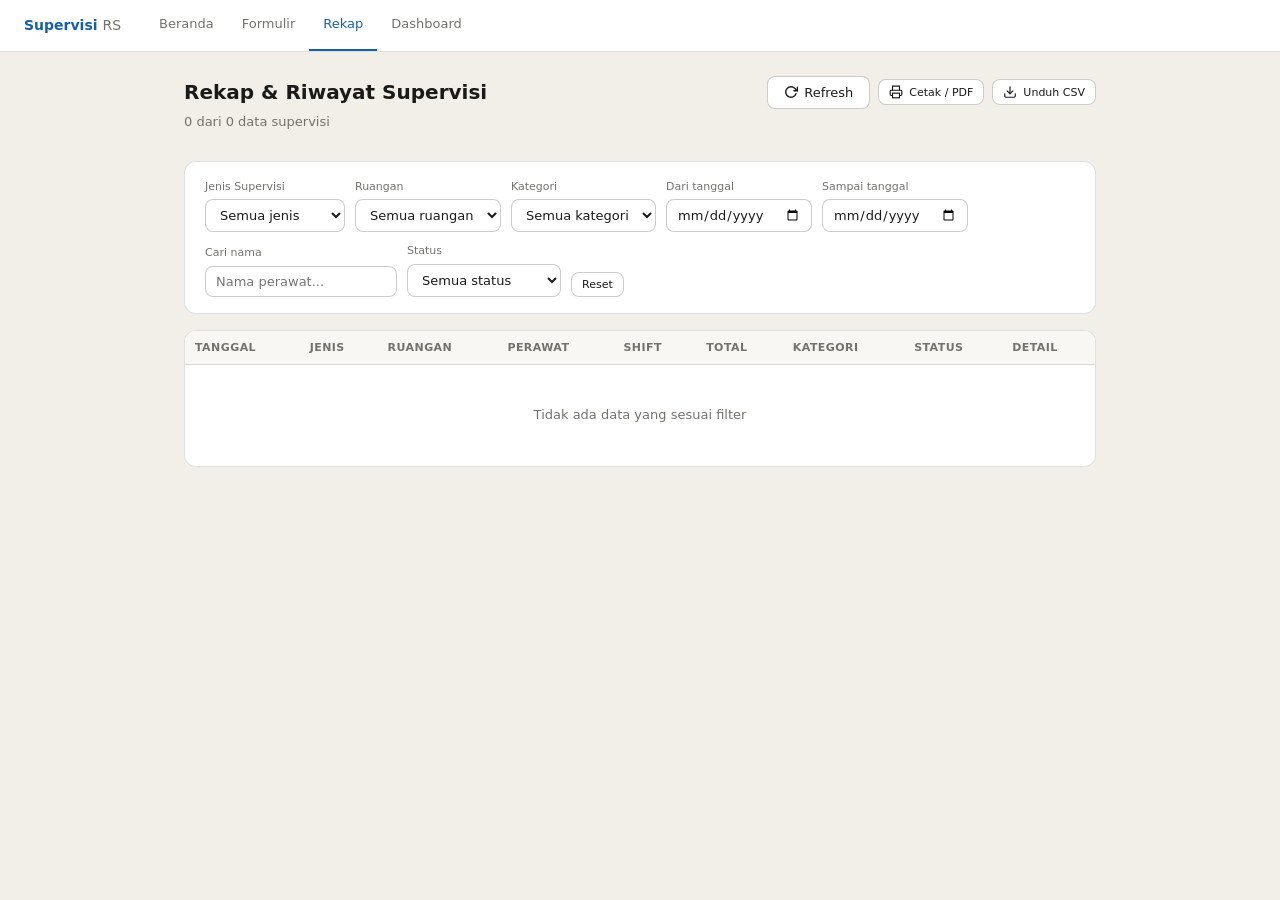
<file: rekap.html>
<!DOCTYPE html>
<html lang="id">
<head>
<meta charset="UTF-8">
<meta name="viewport" content="width=device-width,initial-scale=1">
<title>Rekap Supervisi</title>
<link rel="stylesheet" href="style.css">
<style>
.filter-bar{background:var(--bg);border:1px solid var(--border);border-radius:var(--radius-lg);
  padding:1rem 1.25rem;margin-bottom:1rem;display:flex;gap:10px;flex-wrap:wrap;align-items:flex-end}
.filter-group{display:flex;flex-direction:column;gap:4px}
.filter-group label{font-size:11px;font-weight:500;color:var(--text-sec)}
.filter-group select,
.filter-group input{min-width:140px;padding:7px 10px;border:1px solid var(--border2);
  border-radius:var(--radius);font-size:13px;color:var(--text);font-family:inherit;background:var(--bg)}
.filter-group select:focus,
.filter-group input:focus{border-color:var(--blue-mid);outline:none}
.detail-row{background:var(--bg2);padding:10px 14px;border-bottom:1px solid var(--border);display:none}
.detail-row.open{display:table-row}
td.expand-btn{cursor:pointer;color:var(--text-hint);font-size:11px;white-space:nowrap}
td.expand-btn:hover{color:var(--blue)}
.asp-grid{display:grid;grid-template-columns:repeat(3,1fr);gap:8px;margin:8px 0}
.asp-cell{background:var(--bg);border-radius:var(--radius);padding:8px 10px;border:1px solid var(--border)}
.asp-lbl{font-size:10px;color:var(--text-sec);text-transform:uppercase;letter-spacing:.04em}
.asp-val{font-size:16px;font-weight:700;margin-top:2px}
.empty-tr td{text-align:center;padding:2.5rem;color:var(--text-sec);font-size:13px}
.sort-icon{opacity:.4;font-size:10px}
.sort-icon.asc::after{content:'↑';opacity:1}
.sort-icon.desc::after{content:'↓';opacity:1}
.status-badge{display:inline-flex;align-items:center;gap:4px;font-size:11px;font-weight:500;padding:3px 8px;border-radius:4px;white-space:nowrap}
.status-belum{background:var(--amber-light);color:var(--amber)}
.status-proses{background:var(--blue-light);color:var(--blue)}
.status-selesai{background:var(--green-light);color:var(--green)}
.status-toggle{display:inline-flex;align-items:center;gap:5px;padding:5px 10px;border-radius:var(--radius);
  font-size:11px;font-weight:500;cursor:pointer;border:1px solid var(--border2);
  background:var(--bg);color:var(--text);font-family:inherit;transition:all .15s;margin-top:8px}
.status-toggle:hover{border-color:var(--green);background:var(--green-light);color:var(--green)}
.status-toggle.is-done{background:var(--green-light);color:var(--green);border-color:var(--green)}
.status-toggle:disabled{opacity:.5;cursor:wait}
@media(max-width:768px){
  .filter-bar{flex-direction:column;gap:8px;padding:.75rem 1rem}
  .filter-group{width:100%}
  .filter-group select,.filter-group input{min-width:0;width:100%}
  .asp-grid{grid-template-columns:1fr 1fr 1fr}
}
@media(max-width:480px){
  .asp-grid{grid-template-columns:1fr}
}
@media print{
  .filter-bar,.no-print{display:none!important}
  .detail-row:not(.open){display:none!important}
}
</style>
</head>
<body>
<nav>
  <div class="nav-brand">Supervisi <span>RS</span></div>
  <button class="nav-toggle" onclick="document.querySelector('.nav-links').classList.toggle('open')" aria-label="Menu">
    <svg width="22" height="22" viewBox="0 0 24 24" fill="none" stroke="currentColor" stroke-width="2" stroke-linecap="round"><line x1="3" y1="6" x2="21" y2="6"/><line x1="3" y1="12" x2="21" y2="12"/><line x1="3" y1="18" x2="21" y2="18"/></svg>
  </button>
  <div class="nav-links">
    <a href="index.html" onclick="document.querySelector('.nav-links').classList.remove('open')">Beranda</a>
    <a href="form.html" onclick="document.querySelector('.nav-links').classList.remove('open')">Formulir</a>
    <a href="rekap.html" class="active" onclick="document.querySelector('.nav-links').classList.remove('open')">Rekap</a>
    <a href="dashboard.html" onclick="document.querySelector('.nav-links').classList.remove('open')">Dashboard</a>
  </div>
</nav>

<div class="container">
  <div class="page-header">
    <div>
      <div class="page-title">Rekap &amp; Riwayat Supervisi</div>
      <div class="page-sub" id="rekap-sub">Memuat data...</div>
    </div>
    <div class="page-header-actions no-print">
      <button class="refresh-btn" onclick="refreshRekap()">
        <svg width="14" height="14" viewBox="0 0 24 24" fill="none" stroke="currentColor" stroke-width="2.5" stroke-linecap="round"><polyline points="23 4 23 10 17 10"/><path d="M20.49 15a9 9 0 11-2.12-9.36L23 10"/></svg>
        Refresh
      </button>
      <button class="btn btn-secondary btn-sm" onclick="window.print()">
        <svg width="14" height="14" viewBox="0 0 24 24" fill="none" stroke="currentColor" stroke-width="2" stroke-linecap="round"><polyline points="6 9 6 2 18 2 18 9"/><path d="M6 18H4a2 2 0 01-2-2v-5a2 2 0 012-2h16a2 2 0 012 2v5a2 2 0 01-2 2h-2"/><rect x="6" y="14" width="12" height="8"/></svg>
        Cetak / PDF
      </button>
      <button class="btn btn-secondary btn-sm" onclick="exportCSV()">
        <svg width="14" height="14" viewBox="0 0 24 24" fill="none" stroke="currentColor" stroke-width="2" stroke-linecap="round"><path d="M21 15v4a2 2 0 01-2 2H5a2 2 0 01-2-2v-4"/><polyline points="7 10 12 15 17 10"/><line x1="12" y1="15" x2="12" y2="3"/></svg>
        Unduh CSV
      </button>
    </div>
  </div>

  <div class="filter-bar no-print">
    <div class="filter-group">
      <label>Jenis Supervisi</label>
      <select id="f-jenis" onchange="applyFilter()">
        <option value="">Semua jenis</option>
      </select>
    </div>
    <div class="filter-group">
      <label>Ruangan</label>
      <select id="f-ruangan" onchange="applyFilter()">
        <option value="">Semua ruangan</option>
      </select>
    </div>
    <div class="filter-group">
      <label>Kategori</label>
      <select id="f-kategori" onchange="applyFilter()">
        <option value="">Semua kategori</option>
        <option>Sangat Baik</option>
        <option>Baik</option>
        <option>Cukup</option>
        <option>Kurang</option>
      </select>
    </div>
    <div class="filter-group">
      <label>Dari tanggal</label>
      <input type="date" id="f-dari" onchange="applyFilter()">
    </div>
    <div class="filter-group">
      <label>Sampai tanggal</label>
      <input type="date" id="f-sampai" onchange="applyFilter()">
    </div>
    <div class="filter-group">
      <label>Cari nama</label>
      <input type="text" id="f-cari" placeholder="Nama perawat..." oninput="applyFilter()">
    </div>
    <div class="filter-group">
      <label>Status</label>
      <select id="f-status" onchange="applyFilter()">
        <option value="">Semua status</option>
        <option>Belum Diperbaiki</option>
        <option>Dalam Proses</option>
        <option>Selesai</option>
      </select>
    </div>
    <button class="btn btn-secondary btn-sm" onclick="resetFilter()">Reset</button>
  </div>

  <div id="toast-area"></div>

  <div class="card" style="padding:0;overflow:hidden">
    <div id="loading-row" style="padding:2rem;text-align:center;color:var(--text-sec)">
      <span class="loading loading-dark"></span>
      <span style="margin-left:8px;font-size:13px">Memuat data...</span>
    </div>
    <div class="table-wrap">
      <table id="rekap-table" style="display:none">
        <thead>
          <tr>
            <th onclick="sortTable('tanggal')">Tanggal <span class="sort-icon" id="sort-tanggal"></span></th>
            <th onclick="sortTable('jenis_supervisi')">Jenis <span class="sort-icon" id="sort-jenis_supervisi"></span></th>
            <th onclick="sortTable('ruangan')">Ruangan <span class="sort-icon" id="sort-ruangan"></span></th>
            <th onclick="sortTable('nama_perawat')">Perawat <span class="sort-icon" id="sort-nama_perawat"></span></th>
            <th>Shift</th>
            <th onclick="sortTable('skor_total')">Total <span class="sort-icon" id="sort-skor_total"></span></th>
            <th>Kategori</th>
            <th onclick="sortTable('status_perbaikan')">Status <span class="sort-icon" id="sort-status_perbaikan"></span></th>
            <th class="no-print">Detail</th>
          </tr>
        </thead>
        <tbody id="rekap-tbody"></tbody>
      </table>
    </div>
  </div>

  <div class="grid-4" style="margin-top:1rem" id="summary-stats"></div>
</div>

<script src="config.js"></script>
<script>
var allData = [];
var filtered = [];
var sortKey = 'tanggal';
var sortDir = 'desc';

async function loadData() {
  document.getElementById('loading-row').style.display = 'block';
  document.getElementById('rekap-table').style.display = 'none';

  var data = ambilLokal();

  if (!CONFIG.APPS_SCRIPT_URL.includes('GANTI')) {
    try {
      var resp = await fetch(CONFIG.APPS_SCRIPT_URL + '?action=getData');
      var result = await resp.json();
      if (result.data && result.data.length) {
        data = result.data;
        localStorage.setItem('supervisi_data', JSON.stringify(data));
      }
    } catch (e) {
      console.warn('Gagal fetch dari Sheets, pakai data lokal:', e);
    }
  }

  allData = data;
  populateFilters();
  applyFilter();
  document.getElementById('loading-row').style.display = 'none';
  document.getElementById('rekap-table').style.display = 'table';
}

function populateFilters() {
  var selRuangan = document.getElementById('f-ruangan');
  var existingR = Array.from(selRuangan.options).map(function(o) { return o.value; });
  var ruanganSet = new Set(allData.map(function(d) { return d.ruangan; }));
  Array.from(ruanganSet).sort().forEach(function(r) {
    if (!existingR.includes(r)) {
      var opt = document.createElement('option');
      opt.value = opt.textContent = r;
      selRuangan.appendChild(opt);
    }
  });

  var selJenis = document.getElementById('f-jenis');
  var existingJ = Array.from(selJenis.options).map(function(o) { return o.value; });
  var jenisSet = new Set(allData.map(function(d) { return d.jenis_supervisi; }).filter(Boolean));
  Array.from(jenisSet).sort().forEach(function(j) {
    if (!existingJ.includes(j)) {
      var opt = document.createElement('option');
      opt.value = opt.textContent = j;
      selJenis.appendChild(opt);
    }
  });
}

function applyFilter() {
  var ruangan = document.getElementById('f-ruangan').value;
  var kategori = document.getElementById('f-kategori').value;
  var dari = document.getElementById('f-dari').value;
  var sampai = document.getElementById('f-sampai').value;
  var cari = document.getElementById('f-cari').value.toLowerCase();
  var jenis = document.getElementById('f-jenis').value;
  var status = document.getElementById('f-status').value;

  filtered = allData.filter(function(d) {
    if (ruangan && d.ruangan !== ruangan) return false;
    if (kategori && d.kategori !== kategori) return false;
    if (cari && !d.nama_perawat.toLowerCase().includes(cari)) return false;
    if (dari && d.tanggal < dari) return false;
    if (sampai && d.tanggal > sampai) return false;
    if (jenis && d.jenis_supervisi !== jenis) return false;
    if (status && (d.status_perbaikan || 'Belum Diperbaiki') !== status) return false;
    return true;
  });

  sortData();
  renderTable();
  renderSummary();
  document.getElementById('rekap-sub').textContent = filtered.length + ' dari ' + allData.length + ' data supervisi';
}

function sortData() {
  filtered.sort(function(a, b) {
    var va = a[sortKey], vb = b[sortKey];
    if (typeof va === 'string') { va = va.toLowerCase(); vb = (vb || '').toLowerCase(); }
    if (va < vb) return sortDir === 'asc' ? -1 : 1;
    if (va > vb) return sortDir === 'asc' ? 1 : -1;
    return 0;
  });
}

function sortTable(key) {
  if (sortKey === key) sortDir = sortDir === 'asc' ? 'desc' : 'asc';
  else { sortKey = key; sortDir = 'desc'; }
  document.querySelectorAll('.sort-icon').forEach(function(el) { el.className = 'sort-icon'; });
  var el = document.getElementById('sort-' + key);
  if (el) el.className = 'sort-icon ' + sortDir;
  sortData();
  renderTable();
}

function renderTable() {
  var tbody = document.getElementById('rekap-tbody');
  if (!filtered.length) {
    tbody.innerHTML = '<tr class="empty-tr"><td colspan="9">Tidak ada data yang sesuai filter</td></tr>';
    return;
  }
  tbody.innerHTML = filtered.map(function(d, i) {
    var kat = getKategori(d.skor_total);
    var st = d.status_perbaikan || 'Belum Diperbaiki';
    var stCls = st === 'Selesai' ? 'status-selesai' : st === 'Dalam Proses' ? 'status-proses' : 'status-belum';
    var stIcon = st === 'Selesai' ? '✅' : st === 'Dalam Proses' ? '⏳' : '⚠️';
    var jenisShort = (d.jenis_supervisi || '-').replace('Supervisi ', '');
    return '<tr>' +
      '<td>' + formatTanggal(d.tanggal) + '</td>' +
      '<td><span style="font-size:11px">' + jenisShort + '</span></td>' +
      '<td>' + d.ruangan + '</td>' +
      '<td style="font-weight:500">' + d.nama_perawat + '</td>' +
      '<td>' + ((d.shift || '').split(' ')[0] || '–') + '</td>' +
      '<td><span style="font-weight:700;font-size:14px">' + d.skor_total + '%</span></td>' +
      '<td><span class="badge ' + kat.cls + '">' + kat.label + '</span></td>' +
      '<td><span class="status-badge ' + stCls + '">' + stIcon + ' ' + st + '</span></td>' +
      '<td class="expand-btn no-print" onclick="toggleDetail(' + i + ',this)">▶ Lihat</td>' +
    '</tr>' +
    '<tr class="detail-row" id="detail-' + i + '">' +
      '<td colspan="9">' +
        '<div class="asp-grid">' +
          '<div class="asp-cell"><div class="asp-lbl">Persiapan</div><div class="asp-val" style="color:' + (d.skor_persiapan >= 71 ? 'var(--green)' : 'var(--amber)') + '">' + (d.skor_persiapan || '–') + '%</div></div>' +
          '<div class="asp-cell"><div class="asp-lbl">Pelaksanaan</div><div class="asp-val" style="color:' + (d.skor_pelaksanaan >= 71 ? 'var(--green)' : 'var(--amber)') + '">' + (d.skor_pelaksanaan || '–') + '%</div></div>' +
          '<div class="asp-cell"><div class="asp-lbl">Dokumentasi</div><div class="asp-val" style="color:' + (d.skor_dokumentasi >= 71 ? 'var(--green)' : 'var(--amber)') + '">' + (d.skor_dokumentasi || '–') + '%</div></div>' +
        '</div>' +
        (d.catatan ? '<div style="font-size:12px;color:var(--text-sec);margin-top:6px"><strong>Catatan:</strong> ' + d.catatan + '</div>' : '') +
        (d.rekomendasi ? '<div style="font-size:12px;color:var(--text-sec);margin-top:4px"><strong>Rekomendasi:</strong> ' + d.rekomendasi + '</div>' : '') +
        (d.supervisor ? '<div style="font-size:11px;color:var(--text-hint);margin-top:4px">Supervisor: ' + d.supervisor + '</div>' : '') +
        (d.target_perbaikan ? '<div style="font-size:11px;color:var(--text-hint);margin-top:4px">Target Perbaikan: ' + formatTanggal(d.target_perbaikan) + '</div>' : '') +
        '<div style="margin-top:10px;padding-top:8px;border-top:1px solid var(--border);display:flex;align-items:center;gap:10px;flex-wrap:wrap">' +
          '<div style="font-size:11px;color:var(--text-sec)">Status Perbaikan:</div>' +
          '<select id="status-sel-' + i + '" style="padding:4px 8px;border:1px solid var(--border2);border-radius:var(--radius);font-size:12px;background:var(--bg);font-family:inherit">' +
            '<option value="Belum Diperbaiki"' + (st === 'Belum Diperbaiki' ? ' selected' : '') + '>⚠️ Belum Diperbaiki</option>' +
            '<option value="Dalam Proses"' + (st === 'Dalam Proses' ? ' selected' : '') + '>⏳ Dalam Proses</option>' +
            '<option value="Selesai"' + (st === 'Selesai' ? ' selected' : '') + '>✅ Selesai</option>' +
          '</select>' +
          '<button class="status-toggle' + (st === 'Selesai' ? ' is-done' : '') + '" id="status-btn-' + i + '" onclick="updateStatus(' + i + ')">' +
            '<svg width="12" height="12" viewBox="0 0 24 24" fill="none" stroke="currentColor" stroke-width="2.5" stroke-linecap="round"><polyline points="20 6 9 17 4 12"/></svg>' +
            ' Simpan Status' +
          '</button>' +
        '</div>' +
      '</td>' +
    '</tr>';
  }).join('');
}

function toggleDetail(i, btn) {
  var row = document.getElementById('detail-' + i);
  var open = row.classList.contains('open');
  row.classList.toggle('open', !open);
  btn.textContent = open ? '▶ Lihat' : '▼ Tutup';
}

function renderSummary() {
  if (!filtered.length) { document.getElementById('summary-stats').innerHTML = ''; return; }
  var avg = Math.round(filtered.reduce(function(a,b) { return a + b.skor_total; }, 0) / filtered.length);
  var max = Math.max.apply(null, filtered.map(function(d) { return d.skor_total; }));
  var min = Math.min.apply(null, filtered.map(function(d) { return d.skor_total; }));
  var katCount = {};
  filtered.forEach(function(d) { katCount[d.kategori] = (katCount[d.kategori]||0)+1; });
  var dom = Object.entries(katCount).sort(function(a,b) { return b[1]-a[1]; })[0];
  document.getElementById('summary-stats').innerHTML =
    '<div class="stat-card"><div class="stat-label">Total Data</div><div class="stat-value">' + filtered.length + '</div><div class="stat-sub">sesi supervisi</div></div>' +
    '<div class="stat-card"><div class="stat-label">Rata-rata Skor</div><div class="stat-value">' + avg + '%</div><div class="stat-sub">' + getKategori(avg).label + '</div></div>' +
    '<div class="stat-card"><div class="stat-label">Skor Tertinggi</div><div class="stat-value">' + max + '%</div><div class="stat-sub">dari hasil filter</div></div>' +
    '<div class="stat-card"><div class="stat-label">Kategori Terbanyak</div><div class="stat-value" style="font-size:16px">' + (dom ? dom[0] : '–') + '</div><div class="stat-sub">' + (dom ? dom[1] : 0) + ' sesi</div></div>';
}

function resetFilter() {
  ['f-ruangan','f-kategori','f-status','f-jenis'].forEach(function(id) { document.getElementById(id).value = ''; });
  ['f-dari','f-sampai','f-cari'].forEach(function(id) { document.getElementById(id).value = ''; });
  applyFilter();
}

function exportCSV() {
  var header = ['Tanggal','Supervisor','Ruangan','Perawat','Jabatan','Shift','Jenis Supervisi','Persiapan','Pelaksanaan','Dokumentasi','Total','Kategori','Status','Catatan','Rekomendasi'];
  var rows = filtered.map(function(d) {
    return [
      d.tanggal, d.supervisor, d.ruangan, d.nama_perawat, d.jabatan, d.shift,
      d.jenis_supervisi, d.skor_persiapan, d.skor_pelaksanaan, d.skor_dokumentasi,
      d.skor_total, d.kategori, d.status_perbaikan || 'Belum Diperbaiki',
      '"' + (d.catatan||'').replace(/"/g,'""') + '"', '"' + (d.rekomendasi||'').replace(/"/g,'""') + '"'
    ];
  });
  var csv = [header].concat(rows).map(function(r) { return r.join(','); }).join('\n');
  var a = document.createElement('a');
  a.href = 'data:text/csv;charset=utf-8,' + encodeURIComponent(csv);
  a.download = 'rekap-supervisi-' + new Date().toISOString().slice(0,10) + '.csv';
  a.click();
}

function refreshRekap() {
  var btn = document.querySelector('.refresh-btn');
  btn.classList.add('spinning');
  loadData();
  setTimeout(function() { btn.classList.remove('spinning'); }, 800);
}

async function updateStatus(filteredIndex) {
  var d = filtered[filteredIndex];
  if (!d) return;

  var sel = document.getElementById('status-sel-' + filteredIndex);
  var btn = document.getElementById('status-btn-' + filteredIndex);
  var newStatus = sel.value;

  btn.disabled = true;
  btn.innerHTML = '<span class="loading loading-dark" style="width:12px;height:12px"></span> Menyimpan...';

  d.status_perbaikan = newStatus;
  var origIdx = allData.findIndex(function(a) { return a.tanggal === d.tanggal && a.nama_perawat === d.nama_perawat && a.ruangan === d.ruangan; });
  if (origIdx >= 0) allData[origIdx].status_perbaikan = newStatus;
  localStorage.setItem('supervisi_data', JSON.stringify(allData));

  var berhasilSync = false;
  if (CONFIG.APPS_SCRIPT_URL && !CONFIG.APPS_SCRIPT_URL.includes('GANTI') && d._row_index) {
    try {
      var url = CONFIG.APPS_SCRIPT_URL + '?action=updateStatus&row=' + d._row_index + '&status=' + encodeURIComponent(newStatus);
      var resp = await fetch(url);
      var result = await resp.json();
      berhasilSync = result.status === 'ok';
    } catch (e) {
      console.warn('Gagal sync status ke Sheets:', e);
    }
  }

  btn.disabled = false;
  btn.className = 'status-toggle' + (newStatus === 'Selesai' ? ' is-done' : '');
  btn.innerHTML = '<svg width="12" height="12" viewBox="0 0 24 24" fill="none" stroke="currentColor" stroke-width="2.5" stroke-linecap="round"><polyline points="20 6 9 17 4 12"/></svg> Simpan Status';

  renderTable();
  renderSummary();

  var syncMsg = berhasilSync ? ' (tersinkron ke Sheets)' : d._row_index ? ' (hanya lokal)' : ' (disimpan lokal)';
  showToast('Status diubah ke "' + newStatus + '"' + syncMsg, 'success');
}

function showToast(msg, type) {
  type = type || 'info';
  var area = document.getElementById('toast-area');
  area.innerHTML = '<div class="toast toast-' + type + ' show">' + msg + '</div>';
  setTimeout(function() { area.innerHTML = ''; }, 4000);
}

loadData();
</script>
</body>
</html>
</file>
<file: style.css>
*,*::before,*::after{box-sizing:border-box;margin:0;padding:0}

:root{
  --blue:#185FA5;--blue-light:#E6F1FB;--blue-mid:#378ADD;
  --green:#3B6D11;--green-light:#EAF3DE;
  --amber:#854F0B;--amber-light:#FAEEDA;
  --red:#A32D2D;--red-light:#FCEBEB;
  --teal:#0F6E56;--teal-light:#E1F5EE;
  --gray:#5F5E5A;--gray-light:#F1EFE8;
  --purple:#534AB7;--purple-light:#EEEDFE;
  --text:#1a1a18;--text-sec:#73726c;--text-hint:#9c9a92;
  --bg:#ffffff;--bg2:#f8f7f4;--bg3:#f1efe8;
  --border:rgba(0,0,0,0.12);--border2:rgba(0,0,0,0.20);
  --radius:8px;--radius-lg:12px;
}

body{font-family:'Segoe UI',system-ui,sans-serif;font-size:14px;color:var(--text);background:var(--bg3);line-height:1.6}

/* NAV */
nav{background:var(--bg);border-bottom:1px solid var(--border);padding:0 1.5rem;display:flex;align-items:center;gap:0;position:sticky;top:0;z-index:100}
.nav-brand{font-size:14px;font-weight:600;color:var(--blue);padding:14px 0;margin-right:1.5rem;white-space:nowrap}
.nav-brand span{color:var(--text-sec);font-weight:400}
.nav-links{display:flex;gap:0;flex:1}
.nav-links a{display:block;padding:14px 14px;font-size:13px;color:var(--text-sec);text-decoration:none;border-bottom:2.5px solid transparent;transition:color .15s}
.nav-links a:hover{color:var(--text)}
.nav-links a.active{color:var(--blue);border-bottom-color:var(--blue);font-weight:500}
.nav-toggle{display:none;background:none;border:none;cursor:pointer;padding:8px;color:var(--text);flex-shrink:0}

/* LAYOUT */
.container{max-width:960px;margin:0 auto;padding:1.5rem}
.page-title{font-size:20px;font-weight:600;color:var(--text);margin-bottom:4px}
.page-sub{font-size:13px;color:var(--text-sec);margin-bottom:1.5rem}

/* CARDS */
.card{background:var(--bg);border:1px solid var(--border);border-radius:var(--radius-lg);padding:1.25rem}
.card-title{font-size:14px;font-weight:600;color:var(--text);margin-bottom:1rem}

/* GRID */
.grid-2{display:grid;grid-template-columns:repeat(2,minmax(0,1fr));gap:12px}
.grid-3{display:grid;grid-template-columns:repeat(3,minmax(0,1fr));gap:12px}
.grid-4{display:grid;grid-template-columns:repeat(4,minmax(0,1fr));gap:12px}

/* STAT CARDS */
.stat-card{background:var(--bg2);border-radius:var(--radius);padding:1rem}
.stat-label{font-size:11px;color:var(--text-sec);font-weight:500;text-transform:uppercase;letter-spacing:.04em;margin-bottom:4px}
.stat-value{font-size:24px;font-weight:600;color:var(--text);line-height:1}
.stat-sub{font-size:11px;color:var(--text-hint);margin-top:3px}

/* FORM ELEMENTS */
.form-group{display:flex;flex-direction:column;gap:5px;margin-bottom:1rem}
.form-label{font-size:12px;font-weight:500;color:var(--text-sec)}
.form-label .req{color:var(--red)}
input[type="text"],input[type="date"],select,textarea{
  width:100%;padding:8px 10px;border:1px solid var(--border2);border-radius:var(--radius);
  font-size:13px;color:var(--text);background:var(--bg);font-family:inherit;
  transition:border-color .15s,box-shadow .15s;outline:none
}
input:focus,select:focus,textarea:focus{border-color:var(--blue-mid);box-shadow:0 0 0 3px rgba(55,138,221,.15)}
select{cursor:pointer}
textarea{resize:vertical;min-height:80px}

/* BUTTONS */
.btn{display:inline-flex;align-items:center;gap:6px;padding:8px 16px;border-radius:var(--radius);
  font-size:13px;font-weight:500;cursor:pointer;border:1px solid;font-family:inherit;transition:all .15s}
.btn-primary{background:var(--blue);color:#fff;border-color:var(--blue)}
.btn-primary:hover{background:#0C447C;border-color:#0C447C}
.btn-secondary{background:var(--bg);color:var(--text);border-color:var(--border2)}
.btn-secondary:hover{background:var(--bg2)}
.btn-success{background:var(--green);color:#fff;border-color:var(--green)}
.btn-success:hover{background:#27500A}
.btn-danger{background:var(--red);color:#fff;border-color:var(--red)}
.btn-lg{padding:10px 24px;font-size:14px}
.btn-sm{padding:5px 10px;font-size:11px}
.btn:disabled{opacity:.5;cursor:not-allowed}

/* BADGES */
.badge{display:inline-block;font-size:11px;font-weight:500;padding:2px 8px;border-radius:4px}
.badge-success{background:var(--green-light);color:var(--green)}
.badge-warning{background:var(--amber-light);color:var(--amber)}
.badge-info{background:var(--blue-light);color:var(--blue)}
.badge-danger{background:var(--red-light);color:var(--red)}
.badge-gray{background:var(--gray-light);color:var(--gray)}

/* SCORE BUTTONS */
.score-group{display:flex;gap:5px}
.score-btn{width:36px;height:36px;border-radius:var(--radius);border:1.5px solid var(--border2);
  background:var(--bg2);cursor:pointer;font-size:13px;font-weight:600;color:var(--text-sec);
  transition:all .12s;font-family:inherit}
.score-btn:hover{border-color:var(--border2);background:var(--bg3)}
.score-btn.sel-1{background:var(--red-light);color:var(--red);border-color:var(--red)}
.score-btn.sel-2{background:var(--amber-light);color:var(--amber);border-color:var(--amber)}
.score-btn.sel-3{background:var(--blue-light);color:var(--blue);border-color:var(--blue)}
.score-btn.sel-4{background:var(--green-light);color:var(--green);border-color:var(--green)}

/* ITEM ROW */
.item-row{display:flex;align-items:center;gap:12px;padding:10px 0;border-bottom:1px solid var(--border)}
.item-row:last-child{border-bottom:none}
.item-num{font-size:11px;color:var(--text-hint);min-width:16px;flex-shrink:0}
.item-text{flex:1;font-size:13px;color:var(--text);line-height:1.4}

/* SECTION HEADER */
.section-head{background:var(--bg2);border-radius:var(--radius) var(--radius) 0 0;
  padding:10px 14px;display:flex;justify-content:space-between;align-items:center;
  border:1px solid var(--border)}
.section-head+.section-body{border:1px solid var(--border);border-top:none;
  padding:4px 14px;border-radius:0 0 var(--radius) var(--radius);margin-bottom:1rem}
.section-title{font-size:13px;font-weight:600;color:var(--text)}
.section-score{font-size:13px;font-weight:600}

/* TABLE */
.table-wrap{overflow-x:auto}
table{width:100%;border-collapse:collapse;font-size:13px}
th{padding:8px 10px;text-align:left;font-size:11px;font-weight:600;color:var(--text-sec);
  background:var(--bg2);border-bottom:1px solid var(--border);text-transform:uppercase;letter-spacing:.04em;cursor:pointer}
th:hover{background:var(--bg3)}
td{padding:9px 10px;border-bottom:1px solid var(--border);color:var(--text);vertical-align:middle}
tr:hover td{background:var(--bg2)}
tr:last-child td{border-bottom:none}

/* PROGRESS BAR */
.progress{height:6px;background:var(--bg3);border-radius:3px;overflow:hidden;margin-top:4px}
.progress-fill{height:100%;border-radius:3px;transition:width .3s}

/* ALERT / TOAST */
.toast{display:none;padding:10px 14px;border-radius:var(--radius);font-size:13px;margin-bottom:1rem;border-left:3px solid}
.toast.show{display:block}
.toast-success{background:var(--green-light);color:var(--green);border-color:var(--green)}
.toast-error{background:var(--red-light);color:var(--red);border-color:var(--red)}
.toast-info{background:var(--blue-light);color:var(--blue);border-color:var(--blue)}

/* LOADING */
.loading{display:inline-block;width:16px;height:16px;border:2px solid rgba(255,255,255,.4);
  border-top-color:#fff;border-radius:50%;animation:spin .6s linear infinite}
@keyframes spin{to{transform:rotate(360deg)}}
.loading-dark{border-color:var(--border2);border-top-color:var(--blue)}

/* REFRESH BUTTON STYLES */
.refresh-btn{display:inline-flex;align-items:center;gap:6px;padding:8px 16px;border-radius:var(--radius);
  font-size:13px;font-weight:500;cursor:pointer;border:1px solid var(--border2);
  background:var(--bg);color:var(--text);font-family:inherit;transition:all .15s}
.refresh-btn:hover{background:var(--bg2);border-color:var(--blue-mid)}
.refresh-btn:active{transform:scale(.96)}
.refresh-btn svg{transition:transform .3s}
.refresh-btn:hover svg{transform:rotate(90deg)}
.refresh-btn.spinning svg{animation:spin .6s linear infinite}

/* PAGE HEADER LAYOUT */
.page-header{display:flex;align-items:flex-start;justify-content:space-between;flex-wrap:wrap;gap:10px;margin-bottom:4px}
.page-header-actions{display:flex;gap:8px;flex-wrap:wrap;align-items:center}

/* RESPONSIVE */
@media(max-width:768px){
  .grid-2{grid-template-columns:1fr}
  .grid-3{grid-template-columns:1fr 1fr}
  .grid-4{grid-template-columns:1fr 1fr}
  .container{padding:1rem}
  nav{padding:0 .75rem}
  .nav-brand{font-size:13px;margin-right:auto}
  .nav-toggle{display:flex;align-items:center;justify-content:center}
  .nav-links{display:none;position:absolute;top:100%;left:0;right:0;background:var(--bg);border-bottom:1px solid var(--border);
    flex-direction:column;padding:0;box-shadow:0 4px 12px rgba(0,0,0,.08);z-index:99}
  .nav-links.open{display:flex}
  .nav-links a{padding:12px 1.25rem;border-bottom:none;border-left:3px solid transparent;font-size:14px}
  .nav-links a.active{border-left-color:var(--blue);border-bottom-color:transparent;background:var(--blue-light)}
  .page-title{font-size:17px}
  .page-sub{font-size:12px}
  .stat-value{font-size:20px}
  .btn{padding:7px 12px;font-size:12px}
  .btn-lg{padding:9px 18px;font-size:13px}
  table{font-size:12px}
  th{font-size:10px;padding:6px 8px}
  td{padding:7px 8px}
  .card{padding:1rem}
  .page-header{flex-direction:column;gap:8px}
  .page-header-actions{width:100%}
}

@media(max-width:480px){
  .grid-3{grid-template-columns:1fr}
  .grid-4{grid-template-columns:1fr 1fr}
  .container{padding:.75rem}
  .page-title{font-size:16px}
  .stat-card{padding:.75rem}
  .stat-value{font-size:18px}
  .btn{padding:6px 10px;font-size:11px}
  .btn-lg{padding:8px 14px;font-size:12px}
  .score-btn{width:32px;height:32px;font-size:12px}
  .item-row{gap:8px;padding:8px 0}
  .item-text{font-size:12px}
  .section-head{padding:8px 10px}
  .section-head+.section-body{padding:4px 10px}
}

/* SUPERVISI PICKER */
.supervisi-grid{display:grid;grid-template-columns:repeat(auto-fill,minmax(240px,1fr));gap:12px;margin:1rem 0}
.supervisi-card{background:var(--bg);border:2px solid var(--border);border-radius:var(--radius-lg);
  padding:1.25rem;cursor:pointer;transition:all .2s;text-align:left;position:relative}
.supervisi-card:hover{border-color:var(--blue-mid);background:var(--blue-light)}
.supervisi-card.selected{border-color:var(--blue);background:var(--blue-light);box-shadow:0 0 0 3px rgba(55,138,221,.2)}
.supervisi-card-icon{font-size:28px;margin-bottom:8px}
.supervisi-card-kode{font-size:11px;font-weight:600;color:var(--text-sec);text-transform:uppercase;letter-spacing:.05em}
.supervisi-card-title{font-size:13px;font-weight:600;color:var(--text);margin-top:4px;line-height:1.3}
.supervisi-card-desc{font-size:11px;color:var(--text-sec);margin-top:4px;line-height:1.4}
.supervisi-card .check-mark{display:none;position:absolute;top:10px;right:10px;width:22px;height:22px;
  background:var(--blue);border-radius:50%;color:#fff;font-size:12px;
  align-items:center;justify-content:center}
.supervisi-card.selected .check-mark{display:flex}

/* GROUP LABELS (sub-sections in instrument) */
.group-label{font-size:11px;font-weight:600;color:var(--blue);text-transform:uppercase;letter-spacing:.04em;
  padding:10px 14px 4px;background:var(--blue-light);border-bottom:1px solid var(--border);margin-top:2px}

@media(max-width:768px){
  .supervisi-grid{grid-template-columns:1fr}
  .supervisi-card{padding:1rem}
  .supervisi-card-title{font-size:12px}
}

/* PRINT */
@media print{
  nav,.no-print{display:none!important}
  body{background:#fff}
  .card{border:1px solid #ccc}
  .container{padding:0}
}
</file>
